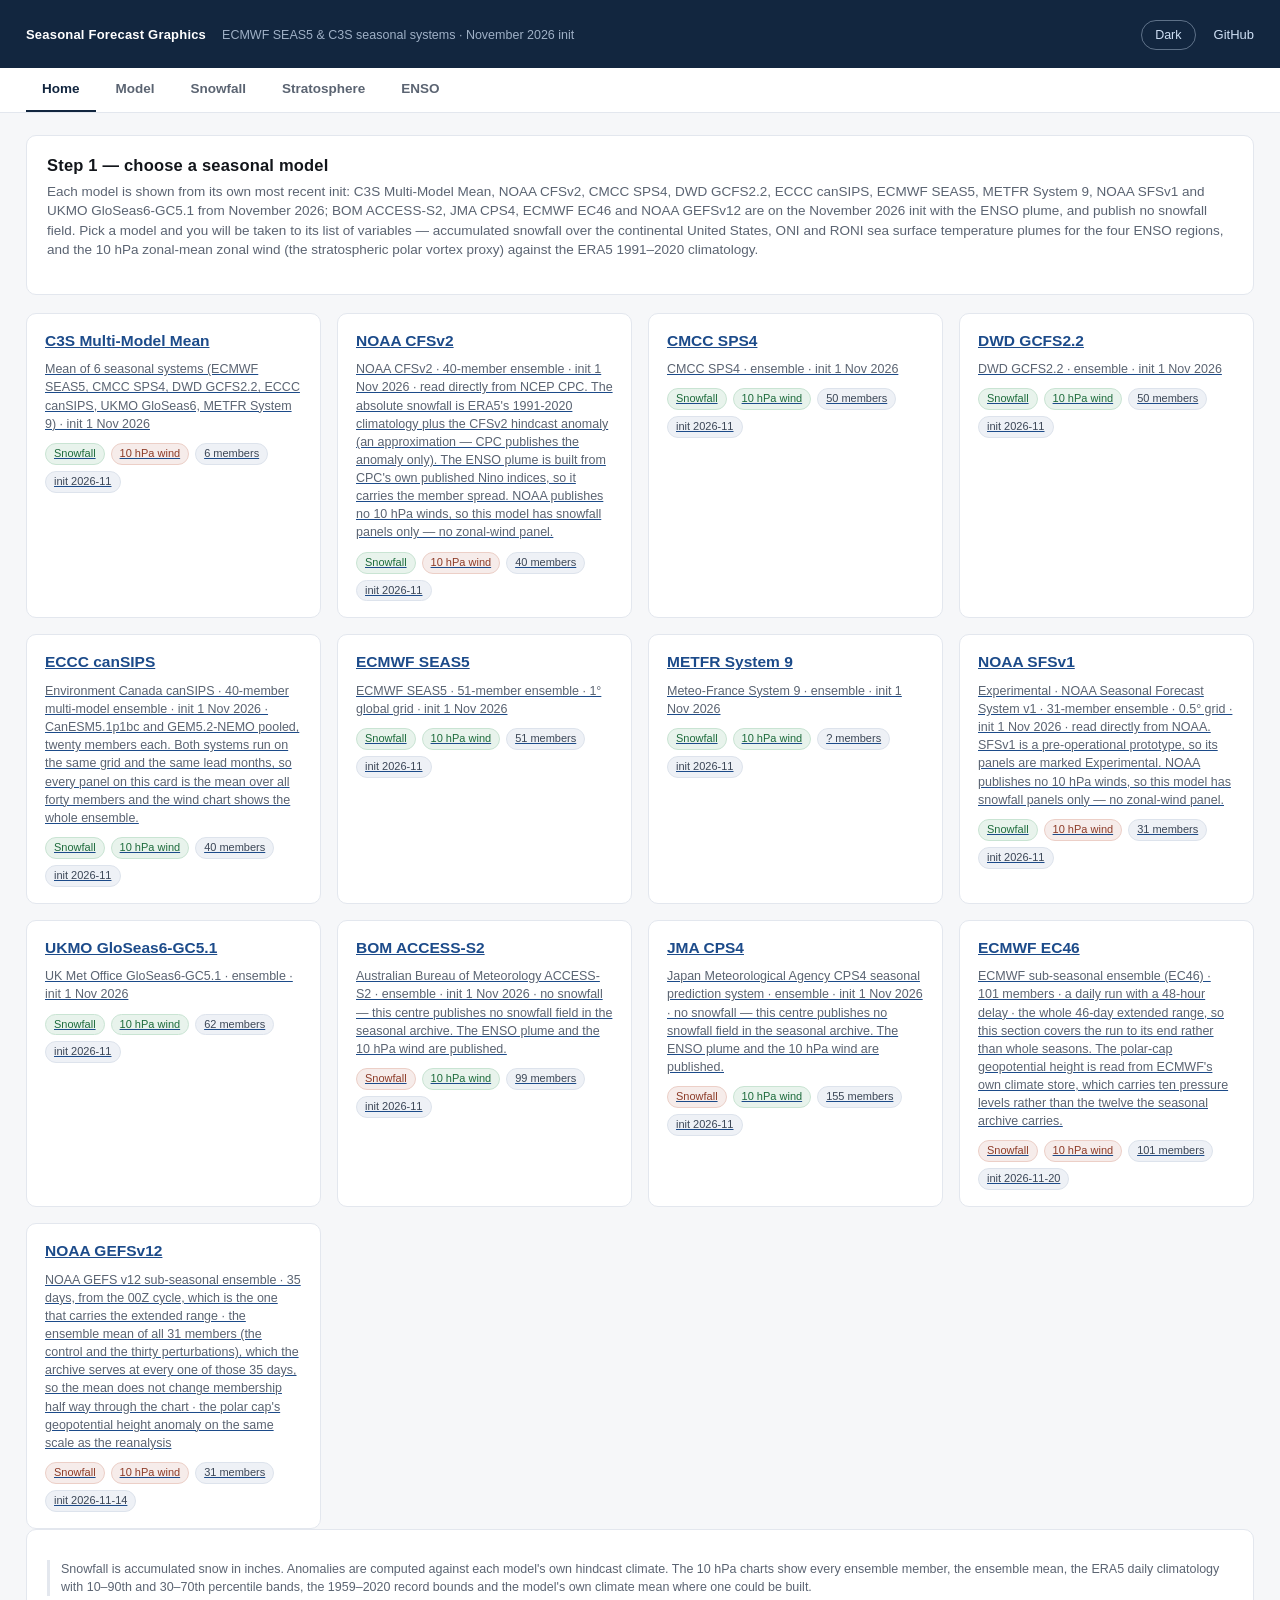
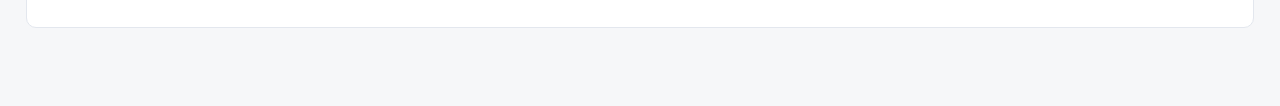
<file: docs/index.html>
<!doctype html>
<html lang="en">
<head>
<meta charset="utf-8">
<meta name="viewport" content="width=device-width, initial-scale=1">
<title>Home &middot; Seasonal Forecast Graphics</title>
<link rel="canonical" href="https://massachusettswx-weather.github.io/seasonal-graphics/">
<link rel="stylesheet" href="assets/css/style.css?v=20261123010545">
<script>
/* the theme is read back before anything is drawn, so a dark screen never
   flashes white */
(function(){
  try{var t=localStorage.getItem('theme');
    if(t){document.documentElement.setAttribute('data-theme',t);}}catch(e){}
})();
</script>
</head>
<body>
<header class="top">
  <h1><a href="https://massachusettswx-weather.github.io/seasonal-graphics/">Seasonal Forecast Graphics</a></h1>
  <span class="sub">ECMWF SEAS5 &amp; C3S seasonal systems &middot; November 2026 init</span>
  <span class="spacer"></span>
  <button class="themebtn" id="themebtn" type="button">Dark</button>
  <a href="https://github.com/massachusettswx-weather/seasonal-graphics" target="_blank"
     rel="noopener">GitHub</a>
</header>
<nav class="tabs"><a href="https://massachusettswx-weather.github.io/seasonal-graphics/" class="active">Home</a><a href="https://massachusettswx-weather.github.io/seasonal-graphics/model.html">Model</a><a href="https://massachusettswx-weather.github.io/seasonal-graphics/snow.html">Snowfall</a><a href="https://massachusettswx-weather.github.io/seasonal-graphics/spv.html">Stratosphere</a><a href="https://massachusettswx-weather.github.io/seasonal-graphics/enso.html">ENSO</a></nav>
<div class="wrap">
<div class="card">
  <h2 class="sec">Step 1 &mdash; choose a seasonal model</h2>
  <p class="lead">Each model is shown from its own most recent init:
  C3S Multi-Model Mean, NOAA CFSv2, CMCC SPS4, DWD GCFS2.2, ECCC canSIPS, ECMWF SEAS5, METFR System 9, NOAA SFSv1 and UKMO GloSeas6-GC5.1 from November 2026; BOM ACCESS-S2, JMA CPS4, ECMWF EC46 and NOAA GEFSv12 are on the November 2026 init with the ENSO plume, and publish no snowfall field.
  Pick a model and you will be taken to its list of variables &mdash;
  accumulated snowfall over the continental United States, ONI and RONI sea
  surface temperature plumes for the four ENSO regions, and the 10 hPa
  zonal-mean zonal
  wind (the stratospheric polar vortex proxy) against the ERA5
  1991&ndash;2020 climatology.</p>
</div>
<div class="grid c3"><a class="model" href="model.html?m=c3s-multi">
  <h3>C3S Multi-Model Mean</h3>
  <div class="meta">Mean of 6 seasonal systems (ECMWF SEAS5, CMCC SPS4, DWD GCFS2.2, ECCC canSIPS, UKMO GloSeas6, METFR System 9) · init 1 Nov 2026</div>
  <div class="tags"><span class="tag ok">Snowfall</span><span class="tag no">10 hPa wind</span><span class="tag">6 members</span><span class="tag">init 2026-11</span></div>
</a><a class="model" href="model.html?m=cfsv2">
  <h3>NOAA CFSv2</h3>
  <div class="meta">NOAA CFSv2 · 40-member ensemble · init 1 Nov 2026 · read directly from NCEP CPC. The absolute snowfall is ERA5's 1991-2020 climatology plus the CFSv2 hindcast anomaly (an approximation — CPC publishes the anomaly only). The ENSO plume is built from CPC's own published Nino indices, so it carries the member spread. NOAA publishes no 10 hPa winds, so this model has snowfall panels only — no zonal-wind panel.</div>
  <div class="tags"><span class="tag ok">Snowfall</span><span class="tag no">10 hPa wind</span><span class="tag">40 members</span><span class="tag">init 2026-11</span></div>
</a><a class="model" href="model.html?m=cmcc-sps4">
  <h3>CMCC SPS4</h3>
  <div class="meta">CMCC SPS4 · ensemble · init 1 Nov 2026</div>
  <div class="tags"><span class="tag ok">Snowfall</span><span class="tag ok">10 hPa wind</span><span class="tag">50 members</span><span class="tag">init 2026-11</span></div>
</a><a class="model" href="model.html?m=dwd-gcfs2">
  <h3>DWD GCFS2.2</h3>
  <div class="meta">DWD GCFS2.2 · ensemble · init 1 Nov 2026</div>
  <div class="tags"><span class="tag ok">Snowfall</span><span class="tag ok">10 hPa wind</span><span class="tag">50 members</span><span class="tag">init 2026-11</span></div>
</a><a class="model" href="model.html?m=eccc-cansips">
  <h3>ECCC canSIPS</h3>
  <div class="meta">Environment Canada canSIPS · 40-member multi-model ensemble · init 1 Nov 2026 · CanESM5.1p1bc and GEM5.2-NEMO pooled, twenty members each. Both systems run on the same grid and the same lead months, so every panel on this card is the mean over all forty members and the wind chart shows the whole ensemble.</div>
  <div class="tags"><span class="tag ok">Snowfall</span><span class="tag ok">10 hPa wind</span><span class="tag">40 members</span><span class="tag">init 2026-11</span></div>
</a><a class="model" href="model.html?m=ecmwf-seas5">
  <h3>ECMWF SEAS5</h3>
  <div class="meta">ECMWF SEAS5 · 51-member ensemble · 1° global grid · init 1 Nov 2026</div>
  <div class="tags"><span class="tag ok">Snowfall</span><span class="tag ok">10 hPa wind</span><span class="tag">51 members</span><span class="tag">init 2026-11</span></div>
</a><a class="model" href="model.html?m=meteo-france-s9">
  <h3>METFR System 9</h3>
  <div class="meta">Meteo-France System 9 · ensemble · init 1 Nov 2026</div>
  <div class="tags"><span class="tag ok">Snowfall</span><span class="tag ok">10 hPa wind</span><span class="tag">? members</span><span class="tag">init 2026-11</span></div>
</a><a class="model" href="model.html?m=sfsv1">
  <h3>NOAA SFSv1</h3>
  <div class="meta">Experimental · NOAA Seasonal Forecast System v1 · 31-member ensemble · 0.5° grid · init 1 Nov 2026 · read directly from NOAA. SFSv1 is a pre-operational prototype, so its panels are marked Experimental. NOAA publishes no 10 hPa winds, so this model has snowfall panels only — no zonal-wind panel.</div>
  <div class="tags"><span class="tag ok">Snowfall</span><span class="tag no">10 hPa wind</span><span class="tag">31 members</span><span class="tag">init 2026-11</span></div>
</a><a class="model" href="model.html?m=ukmo-gloseas6">
  <h3>UKMO GloSeas6-GC5.1</h3>
  <div class="meta">UK Met Office GloSeas6-GC5.1 · ensemble · init 1 Nov 2026</div>
  <div class="tags"><span class="tag ok">Snowfall</span><span class="tag ok">10 hPa wind</span><span class="tag">62 members</span><span class="tag">init 2026-11</span></div>
</a><a class="model" href="model.html?m=bom-access-s2">
  <h3>BOM ACCESS-S2</h3>
  <div class="meta">Australian Bureau of Meteorology ACCESS-S2 · ensemble · init 1 Nov 2026 · no snowfall — this centre publishes no snowfall field in the seasonal archive. The ENSO plume and the 10 hPa wind are published.</div>
  <div class="tags"><span class="tag no">Snowfall</span><span class="tag ok">10 hPa wind</span><span class="tag">99 members</span><span class="tag">init 2026-11</span></div>
</a><a class="model" href="model.html?m=jma-jra3">
  <h3>JMA CPS4</h3>
  <div class="meta">Japan Meteorological Agency CPS4 seasonal prediction system · ensemble · init 1 Nov 2026 · no snowfall — this centre publishes no snowfall field in the seasonal archive. The ENSO plume and the 10 hPa wind are published.</div>
  <div class="tags"><span class="tag no">Snowfall</span><span class="tag ok">10 hPa wind</span><span class="tag">155 members</span><span class="tag">init 2026-11</span></div>
</a><a class="model" href="model.html?m=ec46">
  <h3>ECMWF EC46</h3>
  <div class="meta">ECMWF sub-seasonal ensemble (EC46) · 101 members · a daily run with a 48-hour delay · the whole 46-day extended range, so this section covers the run to its end rather than whole seasons. The polar-cap geopotential height is read from ECMWF's own climate store, which carries ten pressure levels rather than the twelve the seasonal archive carries.</div>
  <div class="tags"><span class="tag no">Snowfall</span><span class="tag no">10 hPa wind</span><span class="tag">101 members</span><span class="tag">init 2026-11-20</span></div>
</a><a class="model" href="model.html?m=gefsv12">
  <h3>NOAA GEFSv12</h3>
  <div class="meta">NOAA GEFS v12 sub-seasonal ensemble · 35 days, from the 00Z cycle, which is the one that carries the extended range · the ensemble mean of all 31 members (the control and the thirty perturbations), which the archive serves at every one of those 35 days, so the mean does not change membership half way through the chart · the polar cap's geopotential height anomaly on the same scale as the reanalysis</div>
  <div class="tags"><span class="tag no">Snowfall</span><span class="tag no">10 hPa wind</span><span class="tag">31 members</span><span class="tag">init 2026-11-14</span></div>
</a></div>
<div class="card">
  <p class="note">Snowfall is accumulated snow in inches.
  Anomalies are computed against each model's own hindcast climate.
  The 10&nbsp;hPa charts show every ensemble member, the ensemble mean, the
  ERA5 daily climatology with 10&ndash;90th and 30&ndash;70th percentile bands,
  the 1959&ndash;2020 record bounds and the model's own climate mean where
  one could be built.</p>
</div>
</div>
<script>
(function(){
  var b=document.getElementById('themebtn'); if(!b){return;}
  function label(){
    var t=document.documentElement.getAttribute('data-theme');
    b.textContent=(t==='dark')?'Light':'Dark';
  }
  label();
  b.addEventListener('click',function(){
    var t=document.documentElement.getAttribute('data-theme');
    t=(t==='dark')?'light':'dark';
    document.documentElement.setAttribute('data-theme',t);
    try{localStorage.setItem('theme',t);}catch(e){}
    label();
  });
})();
</script>
</body>
</html>
</file>
<file: docs/assets/css/style.css>
:root{
  --ink:#12151a; --muted:#5b6472; --line:#e3e7ee; --bg:#f6f7f9;
  --card:#ffffff; --accent:#12263f; --accent2:#c2410c;
}
*{box-sizing:border-box}
html,body{margin:0;padding:0}
body{
  font-family:"Segoe UI",Roboto,Helvetica,Arial,sans-serif;
  color:var(--ink); background:var(--bg); line-height:1.45;
}
header.top{
  background:var(--accent); color:#fff; padding:18px 26px;
  display:flex; align-items:baseline; gap:16px; flex-wrap:wrap;
}
header.top h1{font-size:20px; margin:0; font-weight:700; letter-spacing:.2px}
header.top h1 a{color:#fff; text-decoration:none}
header.top h1 a:hover{text-decoration:underline}
header.top .sub{font-size:12.5px; color:#9fb0c6}
header.top .spacer{flex:1}
header.top a{color:#cfe0f5; text-decoration:none; font-size:13px}
header.top a:hover{text-decoration:underline}
nav.tabs{background:#fff; border-bottom:1px solid var(--line); padding:0 26px;
  display:flex; gap:4px}
nav.tabs a{
  display:inline-block; padding:11px 16px; font-size:13.5px; text-decoration:none;
  color:var(--muted); border-bottom:2px solid transparent; font-weight:600;
}
nav.tabs a:hover{color:var(--ink)}
nav.tabs a.active{color:var(--accent); border-bottom-color:var(--accent)}
.wrap{max-width:1280px; margin:0 auto; padding:22px 26px 60px}
.card{background:var(--card); border:1px solid var(--line); border-radius:10px;
  padding:18px 20px; margin-bottom:18px}
h2.sec{font-size:16.5px; margin:0 0 4px; letter-spacing:.2px}
p.lead{color:var(--muted); font-size:13.5px; margin:0 0 16px}
.grid{display:grid; gap:16px}
.grid.c1{grid-template-columns:1fr}
.grid.c2{grid-template-columns:repeat(auto-fit,minmax(380px,1fr))}
.grid.c3{grid-template-columns:repeat(auto-fit,minmax(250px,1fr))}
.grid.c4{grid-template-columns:repeat(auto-fit,minmax(200px,1fr))}
.model{
  background:var(--card); border:1px solid var(--line); border-radius:10px;
  padding:16px 18px; display:flex; flex-direction:column; gap:8px;
  transition:border-color .12s, box-shadow .12s;
}
.model:hover{border-color:#c3ccdb; box-shadow:0 2px 10px rgba(18,38,63,.07)}
.model h3{margin:0; font-size:15.5px}
.model .meta{font-size:12.5px; color:var(--muted)}
.model .tags{display:flex; gap:6px; flex-wrap:wrap; margin-top:2px}
.tag{font-size:11px; padding:2px 8px; border-radius:20px; background:#eef1f6;
  color:#3b4656; border:1px solid #dde3ec}
.tag.ok{background:#e8f3ec; color:#1d6b3c; border-color:#c9e4d3}
.tag.no{background:#f6ecea; color:#8c3b28; border-color:#eccfc7}
.model .acts{display:flex; gap:8px; margin-top:6px; flex-wrap:wrap}
a.btn{display:inline-block; padding:7px 13px; border-radius:7px; font-size:13px;
  font-weight:600; text-decoration:none; background:#eef1f6; color:#22314a;
  border:1px solid #dbe1ea}
a.btn:hover{background:#e4e9f1}
a.btn.primary{background:var(--accent); color:#fff; border-color:var(--accent)}
a.btn.primary:hover{background:#0d1c30}
a.btn[aria-disabled="true"]{opacity:.42; pointer-events:none}
a.btn.wide{display:block; text-align:center; padding:9px 14px}
.picker{display:flex; gap:10px; align-items:center; flex-wrap:wrap; margin-bottom:14px}
.picker label{font-size:13px; color:var(--muted); font-weight:600}
select,button.ctrl{
  font-family:inherit; font-size:13.5px; padding:7px 10px; border-radius:7px;
  border:1px solid #d5dbe5; background:#fff; color:var(--ink)
}
button.ctrl{cursor:pointer; background:var(--accent); color:#fff; border-color:var(--accent);
  font-weight:600}
button.ctrl.ghost{background:#fff; color:var(--accent)}
.seg{display:inline-flex; gap:6px}
.seg .segbtn{border-radius:16px; padding:7px 14px; font-size:13px}
.seg .segbtn.ghost{background:#fff; color:var(--accent)}
.seg .segbtn.on{background:var(--accent); color:#fff}
.stage{background:var(--card); border:1px solid var(--line); border-radius:10px;
  padding:14px}
.stage img{width:100%; height:auto; display:block; border-radius:4px}
.panel{margin:0 0 6px}
.panel img{width:100%; height:auto; display:block; border-radius:4px}
.panel figcaption{font-size:12px; color:var(--muted); margin:6px 0 16px}
.cap{font-size:12.5px; color:var(--muted); margin-top:10px}
.slider{display:flex; align-items:center; gap:14px; margin-top:14px; flex-wrap:wrap}
input[type=range]{flex:1; min-width:220px; accent-color:var(--accent); height:22px}
.frameLabel{font-size:13.5px; font-weight:700; min-width:150px}
table{width:100%; border-collapse:collapse; font-size:13px; background:var(--card)}
th,td{padding:7px 10px; border-bottom:1px solid var(--line); text-align:right}
th:first-child,td:first-child{text-align:left}
th{background:#eef1f6; font-size:12px; text-transform:uppercase; letter-spacing:.4px;
  color:#48546a}
tr:last-child td{border-bottom:none}
.note{font-size:12.5px; color:var(--muted); border-left:3px solid var(--line);
  padding-left:11px; margin-top:12px}
.crumb{font-size:13px; color:var(--muted); margin-bottom:14px}
.crumb a{text-decoration:none}
.crumb a:hover{text-decoration:underline}
.varlist{display:grid; gap:16px; grid-template-columns:repeat(auto-fit,minmax(280px,1fr))}
.var{background:var(--card); border:1px solid var(--line); border-radius:10px;
  overflow:hidden; display:flex; flex-direction:column}
.var .thumb{background:#eef1f6; border-bottom:1px solid var(--line);
  display:flex; align-items:center; justify-content:center; height:170px; overflow:hidden}
.var .thumb img{max-width:100%; max-height:100%; object-fit:contain}
.var .body{padding:14px 16px; display:flex; flex-direction:column; gap:6px; flex:1}
.var h3{margin:0; font-size:15px}
.var p{margin:0; font-size:12.5px; color:var(--muted)}
.var .acts{margin-top:auto; padding-top:10px}
.var.off{opacity:.55}
footer{border-top:1px solid var(--line); margin-top:26px; padding:16px 0 0;
  color:var(--muted); font-size:12.5px; display:flex; justify-content:space-between}
a{color:#1c4b8a}

/* DARK MODE (asked for on 17 Nov 2026).  The theme is a data-theme on the
   html element: the button in the header sets it, the browser remembers
   it, and the first thing the page does is read it back, so there is no
   white flash on a dark screen. */
:root[data-theme="dark"]{
  --ink:#e7eef6; --muted:#96a6b8; --line:#25313f; --bg:#0a1017;
  --card:#121b25; --accent:#12263f; --accent2:#e2600f;
}
:root[data-theme="dark"] nav.tabs{background:#0e1620}
:root[data-theme="dark"] .tag{background:#1a2431; color:#b8c6d5; border-color:#2a3644}
:root[data-theme="dark"] .tag.ok{background:#15311f; color:#82d3a3; border-color:#255033}
:root[data-theme="dark"] .tag.no{background:#2d1a16; color:#e79c87; border-color:#4c2b23}
:root[data-theme="dark"] a.btn{background:#1a2431; color:#dbe7f3; border-color:#2a3644}
:root[data-theme="dark"] a.btn:hover{background:#243244}
:root[data-theme="dark"] a.btn.primary{background:#1d4f7a; border-color:#1d4f7a}
:root[data-theme="dark"] button.ctrl.ghost{background:#1a2431; color:#cfe0f5}
:root[data-theme="dark"] .seg .segbtn.ghost{background:#1a2431; color:#cfe0f5}
:root[data-theme="dark"] .seg .segbtn.on{background:#1d4f7a; border-color:#1d4f7a}
:root[data-theme="dark"] select.ctrl{background:#1a2431; color:#e7eef6; border-color:#2a3644}
:root[data-theme="dark"] table th{background:#1a2431; color:#c3d0dd}
:root[data-theme="dark"] .var .thumb{background:#1a2431}
:root[data-theme="dark"] .maptimeline .tlbtn{background:#1a2431; color:#dbe6f2; border-color:#2a3644}
:root[data-theme="dark"] .maptimeline .tlbtn.on{background:#1d4f7a; color:#fff; border-color:#1d4f7a}
:root[data-theme="dark"] .mapviews button{background:#1a2431; color:#dbe7f3}
:root[data-theme="dark"] .mapviews button.active{background:#1d4f7a; border-color:#1d4f7a}
:root[data-theme="dark"] .maplegend .bar{border-color:#2a3644}
.themebtn{font:inherit; font-size:12.5px; padding:5px 13px; cursor:pointer;
  border:1px solid rgba(207,224,245,.4); background:transparent; color:#cfe0f5;
  border-radius:999px; margin-right:2px}
.themebtn:hover{background:rgba(207,224,245,.14)}
</file>
